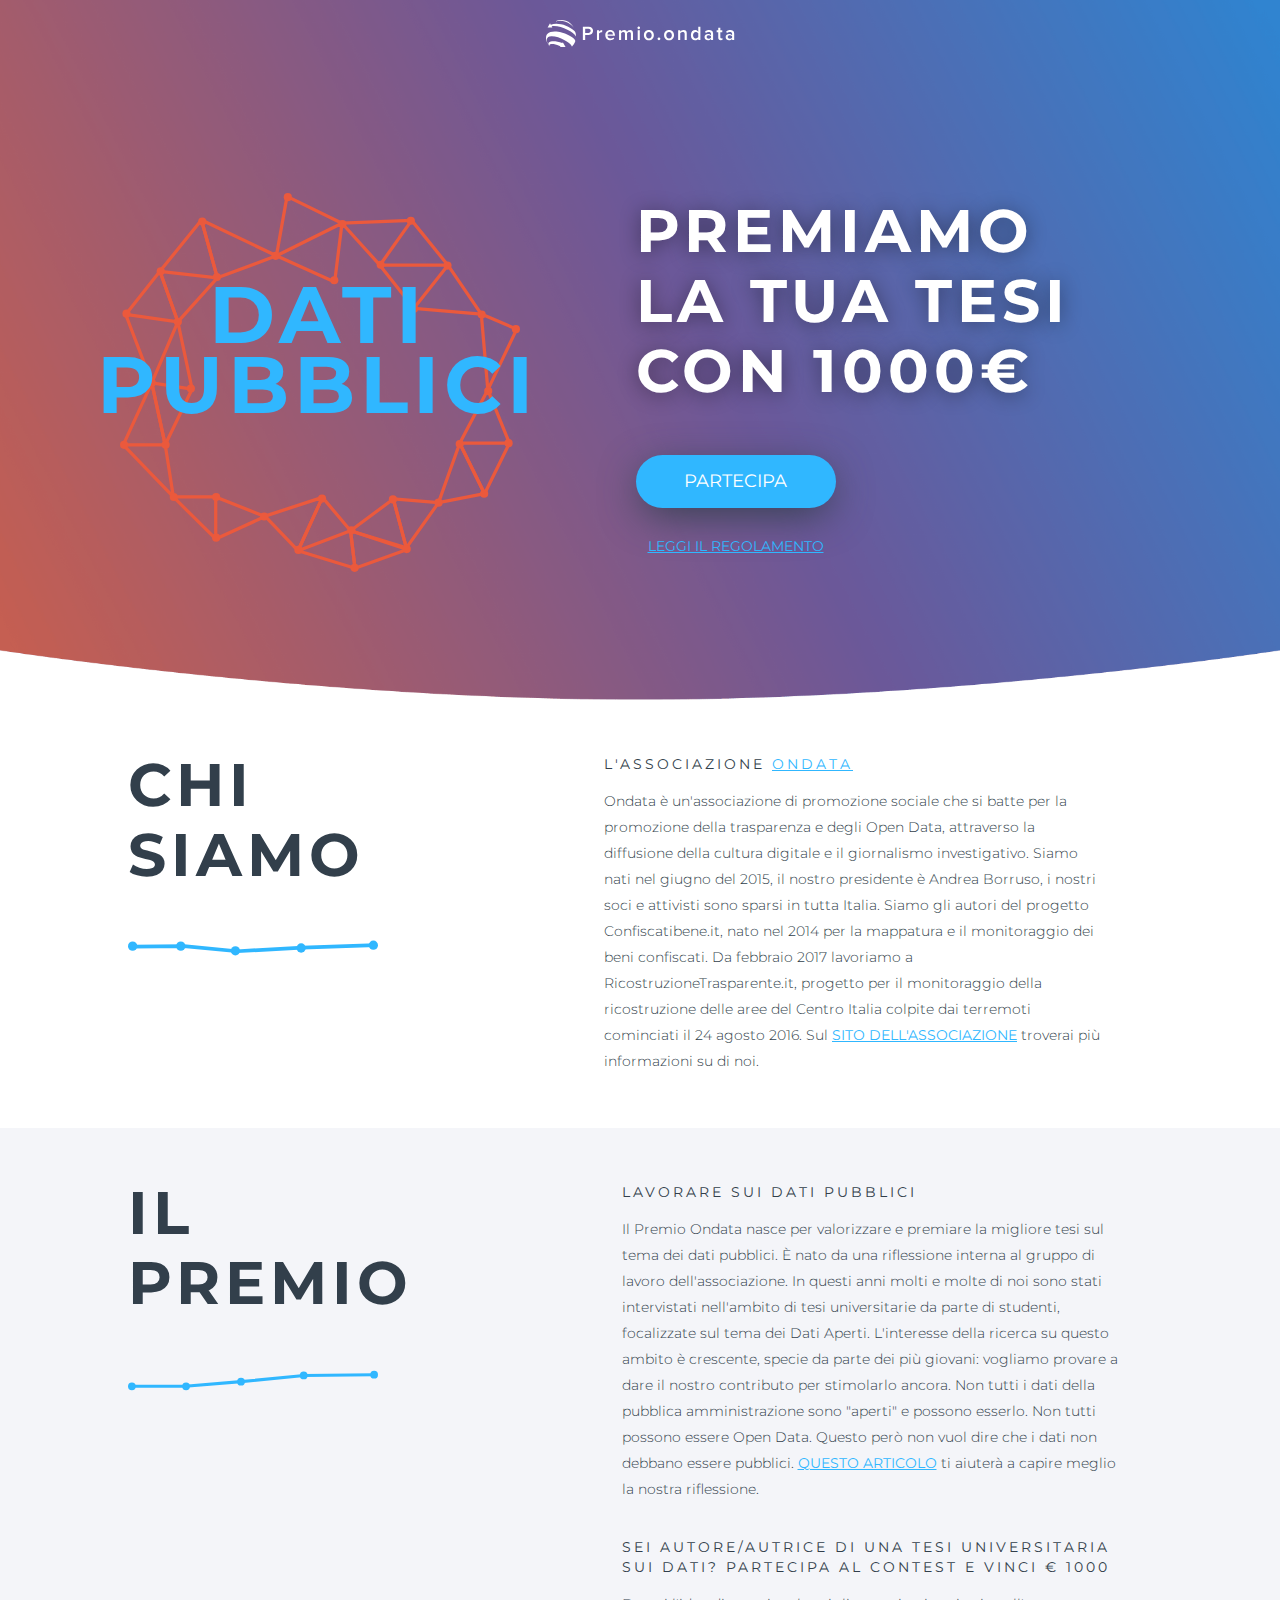
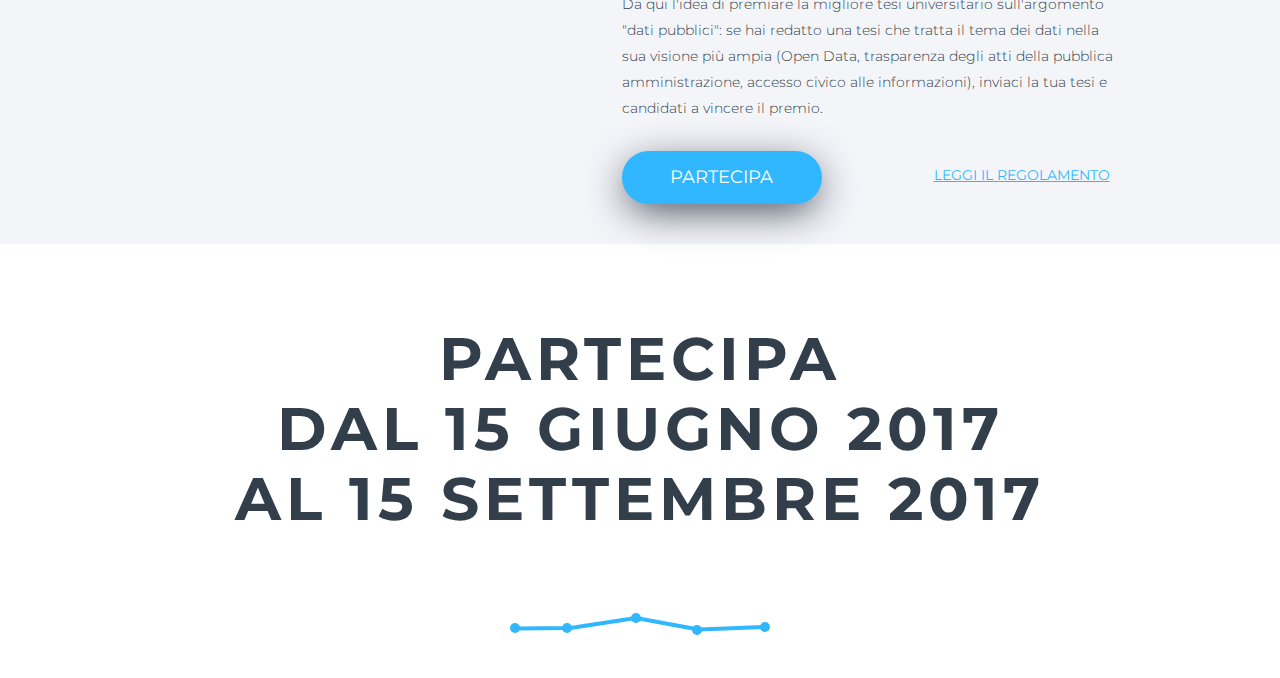
<file: Landing/index.html>
<!DOCTYPE html>
<html lang="it">
  <head>
    <meta charset="utf-8">
    <title>Premio Ondata | Migliore Tesi sugli Opendata</title>
    <link href="https://fonts.googleapis.com/css?family=Montserrat" rel="stylesheet">
    <link rel="stylesheet" href="css/normalize-min.css">
    <link rel="stylesheet" type="text/css" href="css/style.css">
    <meta name="viewport" content="width=device-width, initial-scale=1">
  </head>
  <body>
    <div class="logo">
      <svg xmlns="http://www.w3.org/2000/svg" width="189" height="27" viewBox="0 0 189 27">
        <g fill="#FFFFFF" fill-rule="evenodd">
          <path fill-rule="nonzero" d="M19.5606379,26.9779772 L14.0788809,27 L14.4719949,26.2512235 L14.2972776,26.1631321 C13.8823238,25.9649266 13.4892098,25.7887439 13.1179354,25.634584 C10.3442974,24.5114193 7.65801799,23.9168026 5.75796673,24.0489397 C4.62230479,24.137031 3.83607668,24.4673736 3.50848164,25.0399674 C3.29008494,25.4363785 3.29008494,25.8988581 3.50848164,26.449429 C2.61305518,25.3262643 2.21994113,24.1810767 2.48201717,23.2561175 C2.80961221,22.1109299 4.07631305,21.3841762 6.08556178,21.1859707 C6.21659979,21.1859707 6.34763781,21.1639478 6.47867583,21.1639478 C9.2304742,20.9877651 12.681142,21.6484503 16.1973288,23.0579119 L16.3502065,23.1239805 L16.8088396,22.3091354 L19.5606379,26.9779772 Z M25.6757454,25.9649266 C24.0596099,22.771615 13.8386445,16.2748777 5.80164607,16.2748777 L5.38669235,16.2748777 C2.4601775,16.3629691 1.36819401,17.6623166 0.996919632,18.7414356 C0.472767561,20.194943 0.931400623,22.1109299 2.15442212,24.0269168 C0.887721283,22.3091354 0.123332847,20.3931485 0.0141344991,18.4991844 C-0.095063849,16.6272432 0.429088222,15.019576 1.56475104,13.8523655 C3.09352791,12.2667209 5.4958907,11.4518759 8.7281618,11.4518759 C17.44219,11.4518759 29.1482529,17.4200653 29.3229702,20.9437195 L29.2574512,21.1859707 C28.6896198,22.7055465 28.5149025,23.0138663 27.7941934,24.269168 C27.291881,25.0399674 27.2482016,25.0840131 26.2435768,26.2952692 L25.8941421,26.6476346 C25.8723024,26.449429 25.8067834,26.2292007 25.6757454,25.9649266 Z M30,16.4510604 C27.881552,12.5089722 16.6122825,6.12234905 7.87641469,6.12234905 C7.19938493,6.12234905 6.52235517,6.16639473 5.88900475,6.25448608 L5.64876838,6.27650892 L6.32579814,7.53181071 L1.60843038,7.37765084 L4.03263371,3.30342575 L4.77518247,4.69086456 L4.90622049,4.64681889 C6.47867583,4.05220225 8.29136841,3.76590535 10.300618,3.76590535 C16.5030842,3.76590535 23.6883355,6.6068515 28.1873074,10.8352365 C28.6459405,11.2536704 29.2356116,11.9143555 29.4976876,12.663132 L29.5632066,12.971452 C29.6287256,13.2357261 29.6942446,13.5440458 29.737924,13.786297 C29.9563207,15.28385 29.9781603,15.3719414 30,16.2969006 L30,16.4510604 Z M19.5606379,1.62969004 C17.7916247,1.0350734 15.9570924,0.726753665 14.1225602,0.726753665 C12.4627453,0.726753665 10.8466098,0.969004886 9.31783288,1.47553017 C11.2397238,0.506525281 13.3363321,0 15.4984594,0 C16.9835569,0 18.4468148,0.242251222 19.8663933,0.726753665 C23.3389008,1.8939641 26.1998975,4.4265905 27.8378727,7.68597057 C25.8941421,4.93311578 22.9676264,2.77487763 19.5606379,1.62969004 Z"/>
          <path d="M39.2,20 L36.86,20 L36.86,6.66 L42.72,6.66 C45.52,6.66 47.08,8.58 47.08,10.84 C47.08,13.1 45.5,15.02 42.72,15.02 L39.2,15.02 L39.2,20 Z M42.4,12.96 C43.72,12.96 44.68,12.12 44.68,10.84 C44.68,9.56 43.72,8.72 42.4,8.72 L39.2,8.72 L39.2,12.96 L42.4,12.96 Z M53.06,20 L53.06,13.42 C53.48,12.74 54.66,12.14 55.54,12.14 C55.8,12.14 56.02,12.16 56.2,12.2 L56.2,10.12 C54.94,10.12 53.78,10.84 53.06,11.76 L53.06,10.34 L50.96,10.34 L50.96,20 L53.06,20 Z M64.36,20.24 C61.46,20.24 59.3,18.22 59.3,15.16 C59.3,12.36 61.34,10.1 64.2,10.1 C67.1,10.1 68.96,12.32 68.96,15.36 L68.96,15.86 L61.5,15.86 C61.66,17.32 62.76,18.52 64.58,18.52 C65.52,18.52 66.64,18.14 67.32,17.46 L68.28,18.84 C67.32,19.76 65.9,20.24 64.36,20.24 Z M66.92,14.38 C66.88,13.24 66.1,11.82 64.2,11.82 C62.4,11.82 61.58,13.2 61.48,14.38 L66.92,14.38 Z M86.98,20 L86.98,13.02 C86.98,11.06 85.98,10.1 84.2,10.1 C82.76,10.1 81.48,11 80.92,11.88 C80.6,10.82 79.72,10.1 78.28,10.1 C76.82,10.1 75.54,11.06 75.14,11.66 L75.14,10.34 L73.04,10.34 L73.04,20 L75.14,20 L75.14,13.26 C75.58,12.62 76.44,11.96 77.36,11.96 C78.5,11.96 78.96,12.66 78.96,13.7 L78.96,20 L81.06,20 L81.06,13.24 C81.48,12.62 82.36,11.96 83.3,11.96 C84.42,11.96 84.88,12.66 84.88,13.7 L84.88,20 L86.98,20 Z M92.74,9.16 C93.46,9.16 94.04,8.58 94.04,7.86 C94.04,7.14 93.46,6.56 92.74,6.56 C92.04,6.56 91.44,7.14 91.44,7.86 C91.44,8.58 92.04,9.16 92.74,9.16 Z M93.8,20 L93.8,10.34 L91.7,10.34 L91.7,20 L93.8,20 Z M102.88,20.24 C99.82,20.24 97.92,17.94 97.92,15.16 C97.92,12.4 99.82,10.1 102.88,10.1 C105.98,10.1 107.86,12.4 107.86,15.16 C107.86,17.94 105.98,20.24 102.88,20.24 Z M102.88,18.38 C104.68,18.38 105.68,16.88 105.68,15.16 C105.68,13.46 104.68,11.96 102.88,11.96 C101.1,11.96 100.1,13.46 100.1,15.16 C100.1,16.88 101.1,18.38 102.88,18.38 Z M112.96,20.22 C113.72,20.22 114.36,19.58 114.36,18.82 C114.36,18.06 113.72,17.42 112.96,17.42 C112.2,17.42 111.56,18.06 111.56,18.82 C111.56,19.58 112.2,20.22 112.96,20.22 Z M123.04,20.24 C119.98,20.24 118.08,17.94 118.08,15.16 C118.08,12.4 119.98,10.1 123.04,10.1 C126.14,10.1 128.02,12.4 128.02,15.16 C128.02,17.94 126.14,20.24 123.04,20.24 Z M123.04,18.38 C124.84,18.38 125.84,16.88 125.84,15.16 C125.84,13.46 124.84,11.96 123.04,11.96 C121.26,11.96 120.26,13.46 120.26,15.16 C120.26,16.88 121.26,18.38 123.04,18.38 Z M140.76,20 L140.76,13.2 C140.76,11.22 139.72,10.1 137.64,10.1 C136.12,10.1 134.88,10.9 134.24,11.66 L134.24,10.34 L132.14,10.34 L132.14,20 L134.24,20 L134.24,13.26 C134.72,12.6 135.64,11.96 136.72,11.96 C137.9,11.96 138.66,12.46 138.66,13.96 L138.66,20 L140.76,20 Z M154.38,20 L152.28,20 L152.28,18.68 C151.54,19.64 150.42,20.24 149.18,20.24 C146.7,20.24 144.88,18.36 144.88,15.18 C144.88,12.06 146.68,10.1 149.18,10.1 C150.38,10.1 151.5,10.66 152.28,11.68 L152.28,6.66 L154.38,6.66 L154.38,20 Z M149.78,18.38 C150.78,18.38 151.8,17.82 152.28,17.1 L152.28,13.26 C151.8,12.54 150.78,11.96 149.78,11.96 C148.12,11.96 147.06,13.3 147.06,15.18 C147.06,17.04 148.12,18.38 149.78,18.38 Z M167.1,20 L165,20 L165,18.96 C164.28,19.78 163.16,20.24 161.88,20.24 C160.3,20.24 158.52,19.18 158.52,17.04 C158.52,14.82 160.3,13.9 161.88,13.9 C163.18,13.9 164.3,14.32 165,15.14 L165,13.7 C165,12.58 164.08,11.9 162.74,11.9 C161.66,11.9 160.72,12.3 159.88,13.12 L159.02,11.66 C160.14,10.6 161.54,10.1 163.08,10.1 C165.22,10.1 167.1,11 167.1,13.6 L167.1,20 Z M162.7,18.8 C163.62,18.8 164.52,18.46 165,17.8 L165,16.34 C164.52,15.68 163.62,15.34 162.7,15.34 C161.52,15.34 160.64,16.02 160.64,17.08 C160.64,18.12 161.52,18.8 162.7,18.8 Z M174.72,20.24 C175.7,20.24 176.32,19.98 176.7,19.62 L176.2,18.04 C176.04,18.22 175.66,18.38 175.26,18.38 C174.66,18.38 174.34,17.9 174.34,17.24 L174.34,12.18 L176.3,12.18 L176.3,10.34 L174.34,10.34 L174.34,7.7 L172.24,7.7 L172.24,10.34 L170.64,10.34 L170.64,12.18 L172.24,12.18 L172.24,17.76 C172.24,19.36 173.1,20.24 174.72,20.24 Z M188.2,20 L186.1,20 L186.1,18.96 C185.38,19.78 184.26,20.24 182.98,20.24 C181.4,20.24 179.62,19.18 179.62,17.04 C179.62,14.82 181.4,13.9 182.98,13.9 C184.28,13.9 185.4,14.32 186.1,15.14 L186.1,13.7 C186.1,12.58 185.18,11.9 183.84,11.9 C182.76,11.9 181.82,12.3 180.98,13.12 L180.12,11.66 C181.24,10.6 182.64,10.1 184.18,10.1 C186.32,10.1 188.2,11 188.2,13.6 L188.2,20 Z M183.8,18.8 C184.72,18.8 185.62,18.46 186.1,17.8 L186.1,16.34 C185.62,15.68 184.72,15.34 183.8,15.34 C182.62,15.34 181.74,16.02 181.74,17.08 C181.74,18.12 182.62,18.8 183.8,18.8 Z"/>
        </g>
      </svg>
    </div>
    <div class="wrapper header">
        <div class="data_block">
          <h1>DATI<br>PUBBLICI</h1>
          <div class="svg_container">
            <svg class="graph" xmlns="http://www.w3.org/2000/svg" width="491" height="465" viewBox="0 0 491 465">
              <g fill="none" fill-rule="evenodd">
                <path stroke="#EB593C" stroke-width="4" stroke-linecap="round" stroke-linejoin="round" d="M119.5 104L100 33l92 44z"/>
                <path stroke="#EB593C" stroke-width="4" stroke-linecap="round" stroke-linejoin="round" d="M119.5 104L100 33 49 96zm0 0L71 158 49 96z"/>
                <path stroke="#EB593C" stroke-width="4" stroke-linecap="round" stroke-linejoin="round" d="M7 149l64 9-22-62zm0 0l64 9-32 75zm81.5 91.5L71 158l-32 75zm0 0l-33 68.5L39 233z"/>
                <path stroke="#EB593C" stroke-width="4" stroke-linecap="round" stroke-linejoin="round" d="M4 309h51.5L39 233zm0 0h51.5l10 64zm113.5 64v51.5l-52-51.5zm0 0v51.5L178 397zm155-336L205 4l-13 73zm0 0l-9 72L192 77zm0 0L319 88.5l39-55zm130 51.5H319l39-55zm0 0H319l41.75 53zm0 0l41 60-82.75-7zM487 167l-43.5-18.5 8 93zm-9 140h-61l34.5-65.5zm0 0h-61l30.5 62z"/>
                <path stroke="#EB593C" stroke-width="4" stroke-linecap="round" stroke-linejoin="round" d="M391 380l26-73 30.5 62zm0 0l-55.5-4.5 16 60z"/>
                <path stroke="#EB593C" stroke-width="4" stroke-linecap="round" stroke-linejoin="round" d="M283 414.5l52.5-39 16 60zm0 0l-34.5-41-30 65.5zm0 0l5.5 46-70-21.5z"/>
                <path stroke="#EB593C" stroke-width="4" stroke-linecap="round" stroke-linejoin="round" d="M283 414.5l5.5 46 64-23zm-105-18l70.5-23-30 65.5z"/>
                <circle cx="101" cy="35" r="5" fill="#EB593C"/>
                <circle cx="119" cy="103" r="5" fill="#EB593C"/>
                <circle cx="50" cy="96" r="5" fill="#EB593C"/>
                <circle cx="71" cy="158" r="5" fill="#EB593C"/>
                <circle cx="8" cy="148" r="5" fill="#EB593C"/>
                <circle cx="39" cy="233" r="5" fill="#EB593C"/>
                <circle cx="87" cy="240" r="5" fill="#EB593C"/>
                <circle cx="56" cy="309" r="5" fill="#EB593C"/>
                <circle cx="5" cy="309" r="5" fill="#EB593C"/>
                <circle cx="66" cy="373" r="5" fill="#EB593C"/>
                <circle cx="118" cy="373" r="5" fill="#EB593C"/>
                <circle cx="118" cy="423" r="5" fill="#EB593C"/>
                <circle cx="177" cy="397" r="5" fill="#EB593C"/>
                <circle cx="248" cy="375" r="5" fill="#EB593C"/>
                <circle cx="219" cy="438" r="5" fill="#EB593C"/>
                <circle cx="284" cy="414" r="5" fill="#EB593C"/>
                <circle cx="288" cy="460" r="5" fill="#EB593C"/>
                <circle cx="352" cy="437" r="5" fill="#EB593C"/>
                <circle cx="335" cy="376" r="5" fill="#EB593C"/>
                <circle cx="391" cy="380" r="5" fill="#EB593C"/>
                <circle cx="417" cy="308" r="5" fill="#EB593C"/>
                <circle cx="447" cy="369" r="5" fill="#EB593C"/>
                <circle cx="477" cy="307" r="5" fill="#EB593C"/>
                <circle cx="452" cy="243" r="5" fill="#EB593C"/>
                <circle cx="444" cy="149" r="5" fill="#EB593C"/>
                <circle cx="361" cy="142" r="5" fill="#EB593C"/>
                <circle cx="402" cy="89" r="5" fill="#EB593C"/>
                <circle cx="320" cy="88" r="5" fill="#EB593C"/>
                <circle cx="357" cy="34" r="5" fill="#EB593C"/>
                <circle cx="273" cy="38" r="5" fill="#EB593C"/>
                <circle cx="206" cy="5" r="5" fill="#EB593C"/>
                <circle cx="191" cy="77" r="5" fill="#EB593C"/>
                <circle cx="263" cy="107" r="5" fill="#EB593C"/>
                <circle cx="486" cy="167" r="5" fill="#EB593C"/>
              </g>
            </svg>
          </div>
        </div>
        <div class="description_block">
          <div class="description_header">
            <h2>Premiamo la tua tesi con 1000€</h2>
          </div>
            <a class="button" href="#">PARTECIPA</a>
            <a href="https://goo.gl/P2DQ2c">leggi il regolamento</a>
        </div>
    </div>
    <section class="wrapper chi_siamo">
        <div class="title">
          <h2>CHI<br>SIAMO</h2>
          <svg xmlns="http://www.w3.org/2000/svg" width="270" height="16" viewBox="0 0 270 16">
            <g fill="none" fill-rule="evenodd">
              <circle cx="5" cy="6" r="5" fill="#30B7FF"/>
              <circle cx="57" cy="6" r="5" fill="#30B7FF"/>
              <circle cx="116" cy="11" r="5" fill="#30B7FF"/>
              <circle cx="187" cy="8" r="5" fill="#30B7FF"/>
              <circle cx="265" cy="5" r="5" fill="#30B7FF"/>
              <path stroke="#30B7FF" stroke-width="4" stroke-linecap="round" stroke-linejoin="round" d="M6.5 6.5l54-.5 57.5 5.5 70.5-4L267 5"/>
            </g>
          </svg>
        </div>
        <div class="description_block">
          <div class="description_body">
            <h3>L'associazione <a href="http://www.ondata.it" target="_blank">Ondata</a></h3>
            <p>Ondata è un'associazione di promozione sociale che si batte per la promozione della trasparenza e degli Open Data,
              attraverso la diffusione della cultura digitale e il giornalismo investigativo. Siamo nati nel giugno del 2015, il nostro presidente
            è Andrea Borruso, i nostri soci e attivisti sono sparsi in tutta Italia. Siamo gli autori del progetto Confiscatibene.it, nato nel 2014 per la mappatura
          e il monitoraggio dei beni confiscati. Da febbraio 2017 lavoriamo a RicostruzioneTrasparente.it, progetto per il monitoraggio della ricostruzione
        delle aree del Centro Italia colpite dai terremoti cominciati il 24 agosto 2016. Sul <a href="http://www.ondata.it" target="_blank">sito dell'associazione</a> troverai più informazioni su di noi.</p>
          </div>
        </div>
    </section>
    <section class="wrapper il_premio">
        <div class="title">
          <h2>IL<br>PREMIO</h2>
          <svg xmlns="http://www.w3.org/2000/svg" width="323" height="25" viewBox="0 0 323 25">
            <g fill="none" fill-rule="evenodd">
              <path stroke="#30B7FF" stroke-width="4" stroke-linecap="round" stroke-linejoin="round" d="M5 20h69l72-6 81.5-8L318 5"/>
              <circle cx="5" cy="20" r="5" fill="#30B7FF"/>
              <circle cx="75" cy="20" r="5" fill="#30B7FF"/>
              <circle cx="146" cy="14" r="5" fill="#30B7FF"/>
              <circle cx="227" cy="6" r="5" fill="#30B7FF"/>
              <circle cx="318" cy="5" r="5" fill="#30B7FF"/>
            </g>
          </svg>
        </div>
        <div class="description_block">
          <div class="description_body">
            <h3>Lavorare sui dati pubblici</h3>
            <p>Il Premio Ondata nasce per valorizzare e premiare la migliore tesi sul tema dei dati pubblici. È nato da una riflessione
              interna al gruppo di lavoro dell'associazione. In questi anni molti e molte di noi sono stati intervistati nell'ambito
              di tesi universitarie da parte di studenti, focalizzate sul tema dei Dati Aperti. L'interesse della ricerca su questo ambito è crescente, specie da parte dei
              più giovani: vogliamo provare a dare il nostro contributo per stimolarlo ancora.
              Non tutti i dati della pubblica amministrazione sono "aperti" e possono esserlo. Non tutti possono essere Open Data. Questo
              però non vuol dire che i dati non debbano essere pubblici. <a href="https://medium.com/open-data-stories/non-open-data-ma-dati-pubblici-la-metafora-dellacqua-b09ff1c24fe3" target="_blank">Questo
              articolo</a> ti aiuterà a capire meglio la nostra riflessione. </p>
            <br>
            <h3>Sei autore/autrice di una tesi universitaria sui dati? Partecipa al contest e vinci € 1000</h3>
            <p>Da qui l'idea di premiare la migliore tesi universitario sull'argomento "dati pubblici": se hai redatto una tesi che
            tratta il tema dei dati nella sua visione più ampia (Open Data, trasparenza degli atti della pubblica amministrazione,
            accesso civico alle informazioni), inviaci la tua tesi e candidati a vincere il premio.</p>
            <div class="partecipa">
              <a class="button" href="#">PARTECIPA</a>
              <a href="https://goo.gl/P2DQ2c">Leggi il regolamento</a>
            </div>
          </div>
        </div>
    </section>
    <footer>
      <h4>Partecipa<br>dal 15 giugno 2017 </br>al 15 settembre 2017</h4>
      <svg xmlns="http://www.w3.org/2000/svg" width="260" height="22" viewBox="0 0 260 22">
        <g fill="none" fill-rule="evenodd">
          <circle cx="5" cy="15" r="5" fill="#30B7FF"/>
          <circle cx="57" cy="15" r="5" fill="#30B7FF"/>
          <circle cx="126" cy="5" r="5" fill="#30B7FF"/>
          <circle cx="187" cy="17" r="5" fill="#30B7FF"/>
          <circle cx="255" cy="14" r="5" fill="#30B7FF"/>
          <path stroke="#30B7FF" stroke-width="4" stroke-linecap="round" stroke-linejoin="round" d="M6.5 15.5l54-.5L126 5l62.5 11.5L254 14"/>
        </g>
      </svg>
    </footer>
  </body>
</html>
</file>
<file: Landing/css/style.css>
html, body {
  font-size: 62.5%;
  font-family: 'Montserrat', sans-serif;
  box-sizing: border-box; }

main {
  width: 100%; }

h1 {
  font-size: 8rem;
  letter-spacing: 0.5rem;
  line-height: 7rem;
  text-transform: uppercase;
  font-weight: 700;
  z-index: 1; }

h2 {
  font-size: 6rem;
  letter-spacing: 0.5rem;
  line-height: 7rem;
  text-transform: uppercase;
  font-weight: 700; }

h4 {
  font-size: 6rem;
  letter-spacing: 0.5rem;
  line-height: 7rem;
  text-transform: uppercase;
  font-weight: 700; }

h3 {
  font-size: 1.4rem;
  letter-spacing: 0.3rem;
  line-height: 2rem;
  text-transform: uppercase;
  font-weight: 400; }

p {
  font-size: 1.4rem;
  line-height: 2.6rem;
  font-weight: 300; }

a {
  padding-top: 3rem;
  width: 20rem;
  font-weight: 400;
  font-size: 1.4rem;
  color: #30B7FF;
  text-transform: uppercase;
  text-align: center; }

a:focus, a:hover {
  color: #00a4fc; }

.logo {
  position: absolute;
  margin: 2rem 0;
  text-align: center;
  width: 100%;
  display: block;
  z-index: 1; }

.wrapper {
  width: 100%;
  display: flex;
  flex-flow: row wrap;
  justify-content: center;
  max-width: none;
  padding: 0; }

.header {
  height: 70rem;
  background: url(../img/background.png);
  background-repeat: no-repeat;
  background-size: 100% 100%; }

.data_block {
  flex: 1 1 auto;
  min-width: 45rem;
  display: flex;
  justify-content: center;
  align-items: center;
  color: #30B7FF;
  text-align: center; }
  .data_block .svg_container {
    position: absolute;
    width: 40rem;
    left: calc(25% - 20rem);
    top: calc(50% - 30rem); }
    .data_block .svg_container .graph {
      width: 100%; }

.description_block {
  flex: 1 1 45rem;
  min-width: 45rem;
  display: flex;
  flex-flow: column;
  justify-content: center;
  align-items: flex-start; }
  .description_block .description_header {
    max-width: 50rem;
    color: white;
    /* PREMIAMO LA TUA TESI: */
    text-shadow: 0 0.2rem 2rem rgba(0, 0, 0, 0.4); }
  .description_block .description_body {
    max-width: 50rem;
    padding: 4rem 1rem 4rem 0; }

.button {
  display: inline-block;
  text-decoration: none;
  font-size: 1.8rem;
  color: #FFFFFF;
  background-color: #30B7FF;
  border: none;
  border-radius: 4rem;
  padding: 1.6rem 0;
  box-shadow: 0 1rem 4rem -0.5rem #323F4B; }

.button:hover, .button:focus {
  background-color: #00a4fc;
  color: #FFFFFF; }

.chi_siamo {
  color: #323F4B; }

.il_premio {
  color: #323F4B;
  background-color: #F4F5F9; }

.title {
  flex: 1 1 auto;
  min-width: 45rem;
  padding-left: 10%;
  box-sizing: border-box; }
  .title svg {
    width: 25rem; }

.partecipa {
  margin-top: 3rem; }
  .partecipa a:nth-of-type(2) {
    float: right;
    padding: 1.6rem 0; }

footer {
  color: #323F4B;
  text-align: center;
  margin-top: 4rem; }
  footer svg {
    margin-bottom: 4rem; }

@media screen and (max-width: 899px) {
  .header {
    height: 62rem; }
  h1 {
    font-size: 6rem;
    line-height: 6.0rem; }
  h2 {
    font-size: 4rem;
    letter-spacing: normal;
    line-height: 5rem; }
  h4 {
    font-size: 4rem;
    letter-spacing: normal;
    line-height: 5rem; }
  .data_block {
    padding-top: 2rem;
    min-width: 699px;
    max-width: 899px; }
    .data_block .svg_container {
      left: calc(50% - 12rem);
      top: -7rem;
      width: 24rem;
      margin: 0;
      padding: 0; }
      .data_block .svg_container .graph {
        width: 100%;
        opacity: 0.6; }
  .description_block {
    justify-content: flex-start;
    align-items: center;
    min-width: 1px; }
    .description_block .description_header {
      text-align: center; }
    .description_block .description_body {
      padding: 4rem 0;
      min-width: 1px;
      max-width: 80%; }
      .description_block .description_body .partecipa {
        padding-left: 5vw;
        padding-right: 5vw; } }

@media screen and (max-width: 699px) {
  .header {
    height: 55rem; }
  h1 {
    font-size: 5rem;
    line-height: 6.0rem; }
  h2 {
    font-size: 3rem;
    letter-spacing: normal;
    line-height: 5rem; }
  h4 {
    font-size: 3rem;
    letter-spacing: normal;
    line-height: 5rem; }
  .data_block {
    padding-top: 1rem;
    min-width: 1px; }
    .data_block .svg_container {
      left: calc(50% - 12rem);
      top: -10rem;
      width: 24rem;
      margin: 0;
      padding: 0; }
      .data_block .svg_container .graph {
        width: 100%;
        opacity: 0.6; }
  .description_block {
    justify-content: flex-start;
    align-items: center;
    min-width: 1px; }
    .description_block .description_header {
      text-align: center;
      max-width: 80%; }
    .description_block .description_body {
      padding: 4rem 0;
      min-width: 1px;
      max-width: 80%; }
    .description_block .partecipa {
      margin-top: 4rem; }
      .description_block .partecipa a {
        margin: 0 auto;
        display: block; }
      .description_block .partecipa a:nth-of-type(2) {
        float: none;
        padding: 3rem 0; }
  .title {
    flex: 1 1 auto;
    min-width: 1px;
    max-width: 80%;
    padding-left: 0; }
    .title svg {
      width: 40%;
      max-width: 270px; } }
</file>
